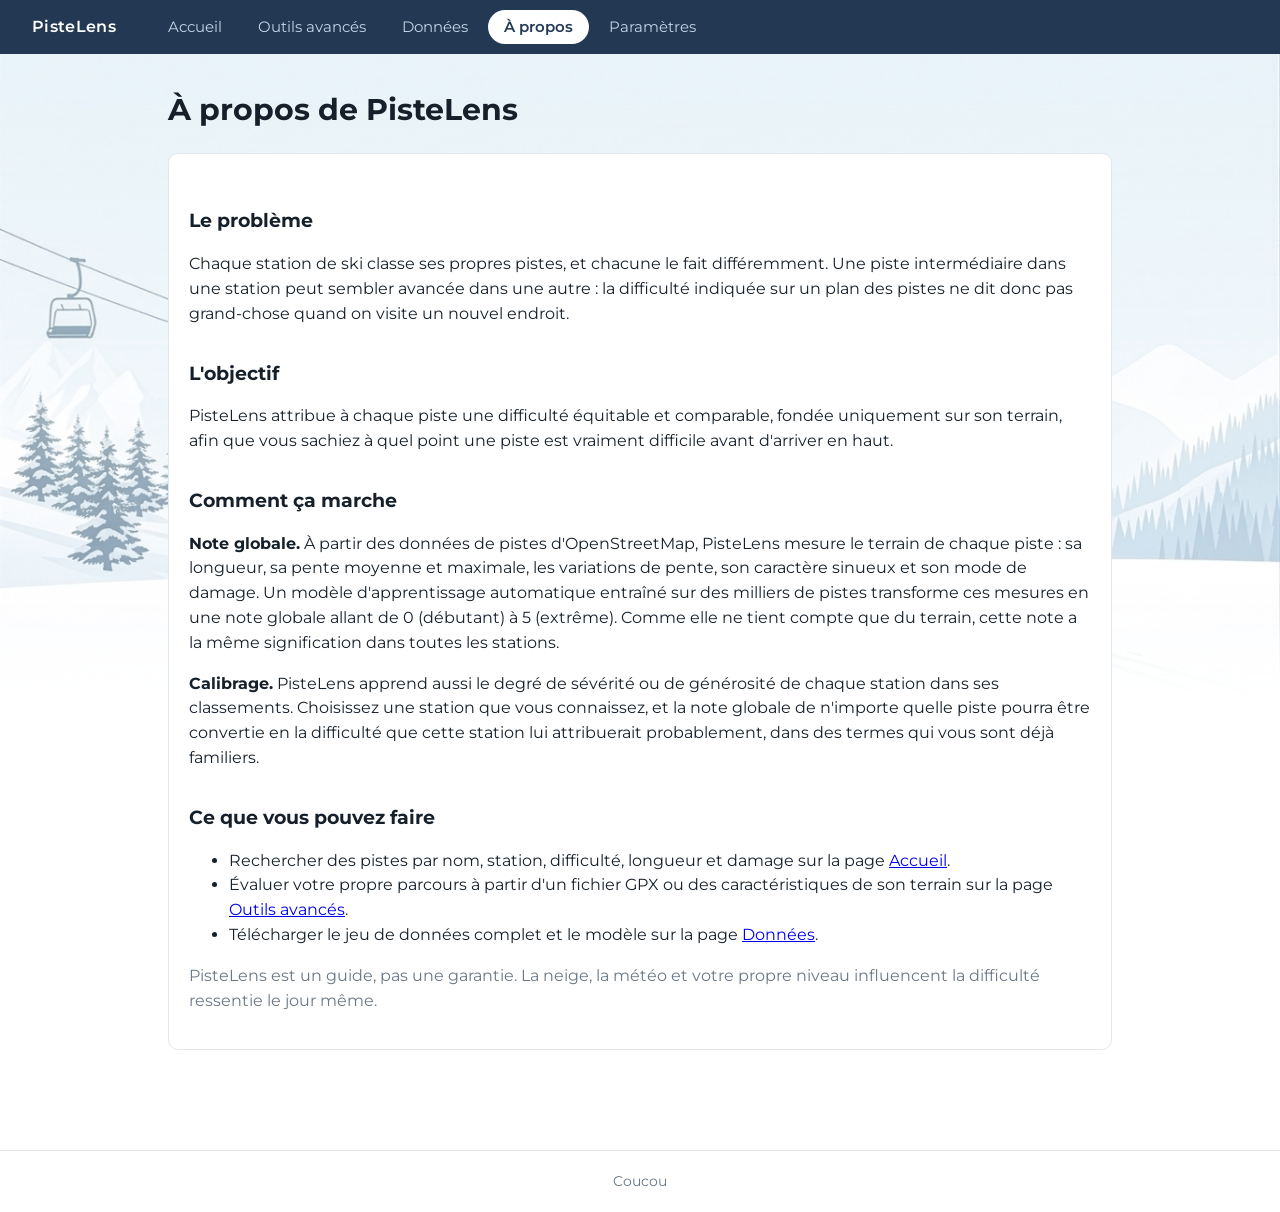
<file: frontend/about-fr.html>
<!DOCTYPE html>
<html lang="fr">
<head>
    <meta charset="utf-8">
    <title>PisteLens | À propos</title>
    <link rel="stylesheet" href="style.css">
</head>


<body>

<nav>
    <span class="brand">PisteLens</span>
    <a href="index-fr.html">Accueil</a>
    <a href="tools-fr.html">Outils avancés</a>
    <a href="data-fr.html">Données</a>
    <a class="active" href="about-fr.html">À propos</a>
    <a href="settings-fr.html">Paramètres</a>
</nav>

<main>
    <h1>À propos de PisteLens</h1>

    <div class="card">
        <h2>Le problème</h2>
        <p>Chaque station de ski classe ses propres pistes, et chacune le fait différemment. Une piste intermédiaire dans une station peut sembler
            avancée dans une autre : la difficulté indiquée sur un plan des pistes ne dit donc pas grand-chose quand on visite un nouvel endroit.</p>

        <h2>L'objectif</h2>
        <p>PisteLens attribue à chaque piste une difficulté équitable et comparable, fondée uniquement sur son terrain, afin que vous sachiez
            à quel point une piste est vraiment difficile avant d'arriver en haut.</p>

        <h2>Comment ça marche</h2>
        <p><b>Note globale.</b> À partir des données de pistes d'OpenStreetMap, PisteLens mesure le terrain de chaque piste : sa longueur, sa
        pente moyenne et maximale, les variations de pente, son caractère sinueux et son mode de damage. Un modèle d'apprentissage automatique
        entraîné sur des milliers de pistes transforme ces mesures en une note globale allant de 0 (débutant) à 5 (extrême). Comme elle ne tient
        compte que du terrain, cette note a la même signification dans toutes les stations.</p>

        <p><b>Calibrage.</b> PisteLens apprend aussi le degré de sévérité ou de générosité de chaque station dans ses classements. Choisissez une
        station que vous connaissez, et la note globale de n'importe quelle piste pourra être convertie en la difficulté que cette station lui
        attribuerait probablement, dans des termes qui vous sont déjà familiers.</p>

        <h2>Ce que vous pouvez faire</h2>
        <ul>
            <li>Rechercher des pistes par nom, station, difficulté, longueur et damage sur la page <a href="index-fr.html">Accueil</a>.</li>
            <li>Évaluer votre propre parcours à partir d'un fichier GPX ou des caractéristiques de son terrain sur la page <a href="tools-fr.html">Outils avancés</a>.</li>
            <li>Télécharger le jeu de données complet et le modèle sur la page <a href="data-fr.html">Données</a>.</li>
        </ul>

        <p class="softenifyes">PisteLens est un guide, pas une garantie. La neige, la météo et votre propre niveau influencent la difficulté ressentie le jour même.</p>
    </div>
</main>

<footer>
    Coucou
</footer>

</body>
</html>
</file>
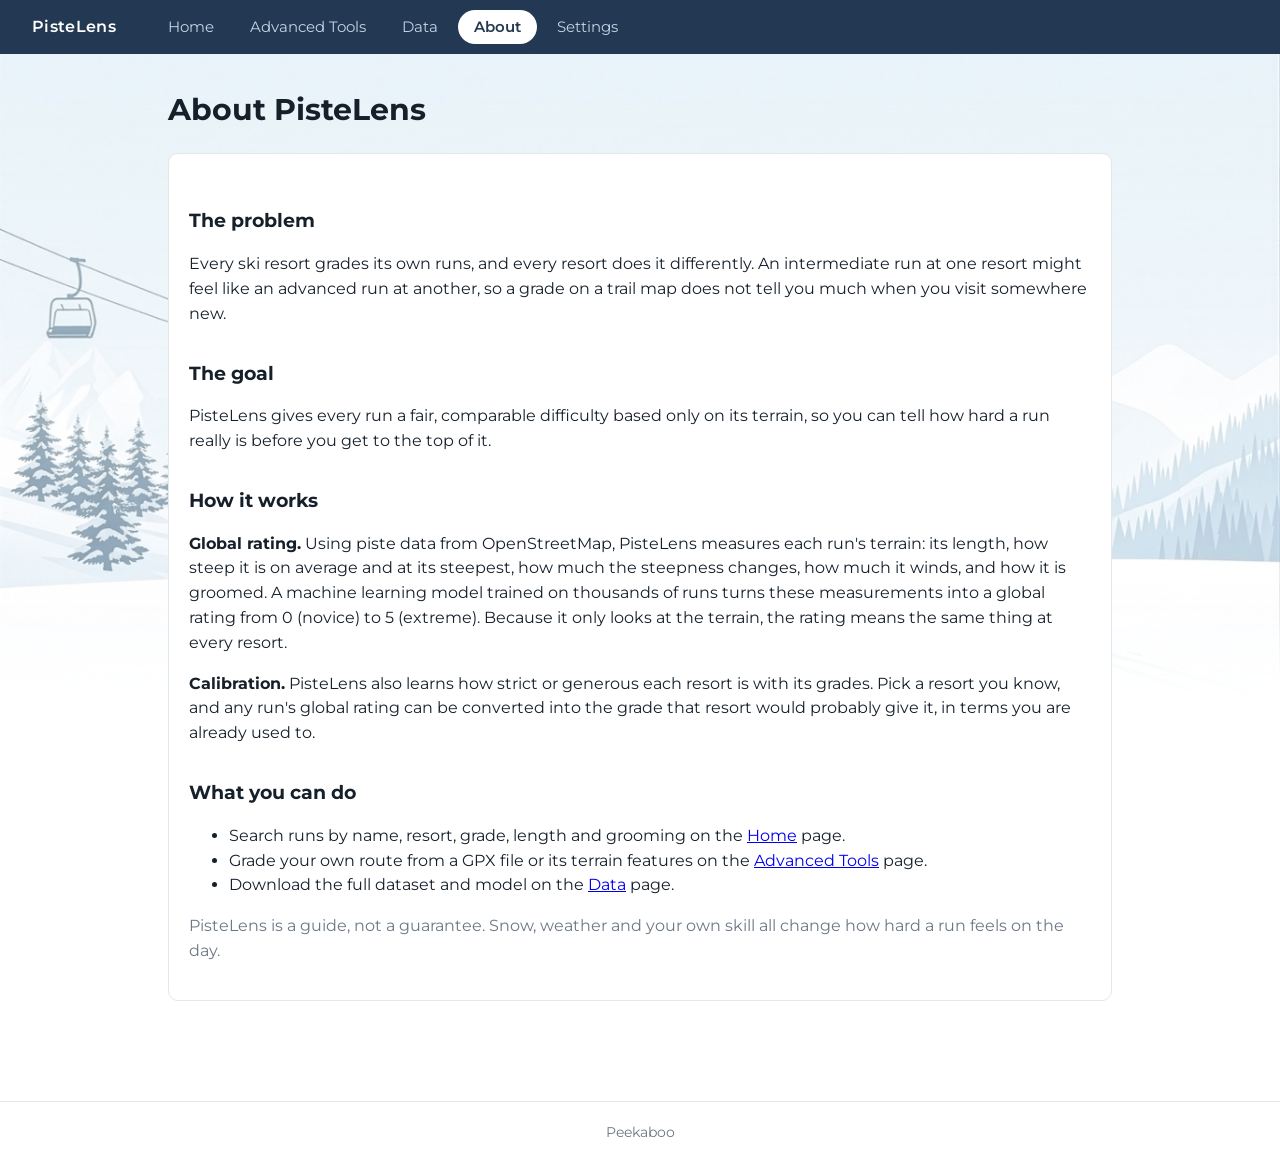
<file: frontend/about.html>
<!DOCTYPE html>
<html lang="en">
<head>
    <meta charset="utf-8">
    <title>PisteLens | About</title>
    <link rel="stylesheet" href="style.css">
</head>


<body>

<nav>
    <span class="brand">PisteLens</span>
    <a href="index.html">Home</a>
    <a href="tools.html">Advanced Tools</a>
    <a href="data.html">Data</a>
    <a class="active" href="about.html">About</a>
    <a href="settings.html">Settings</a>
</nav>

<main>
    <h1>About PisteLens</h1>

    <div class="card">
        <h2>The problem</h2>
        <p>Every ski resort grades its own runs, and every resort does it differently. An intermediate run at one resort might feel like an 
            advanced run at another, so a grade on a trail map does not tell you much when you visit somewhere new.</p>

        <h2>The goal</h2>
        <p>PisteLens gives every run a fair, comparable difficulty based only on its terrain, so you can tell how hard a run really is before 
            you get to the top of it.</p>

        <h2>How it works</h2>
        <p><b>Global rating.</b> Using piste data from OpenStreetMap, PisteLens measures each run's terrain: its length, how steep it is on 
        average and at its steepest, how much the steepness changes, how much it winds, and how it is groomed. A machine learning model trained 
        on thousands of runs turns these measurements into a global rating from 0 (novice) to 5 (extreme). Because it only looks at the terrain, 
        the rating means the same thing at every resort.</p>
        
        <p><b>Calibration.</b> PisteLens also learns how strict or generous each resort is with its grades. Pick a resort you know, and any 
        run's global rating can be converted into the grade that resort would probably give it, in terms you are already used to.</p>

        <h2>What you can do</h2>
        <ul>
            <li>Search runs by name, resort, grade, length and grooming on the <a href="index.html">Home</a> page.</li>
            <li>Grade your own route from a GPX file or its terrain features on the <a href="tools.html">Advanced Tools</a> page.</li>
            <li>Download the full dataset and model on the <a href="data.html">Data</a> page.</li>
        </ul>

        <p class="softenifyes">PisteLens is a guide, not a guarantee. Snow, weather and your own skill all change how hard a run feels on the day.</p>
    </div>
</main>

<footer>
    Peekaboo
</footer>

</body>
</html>
</file>
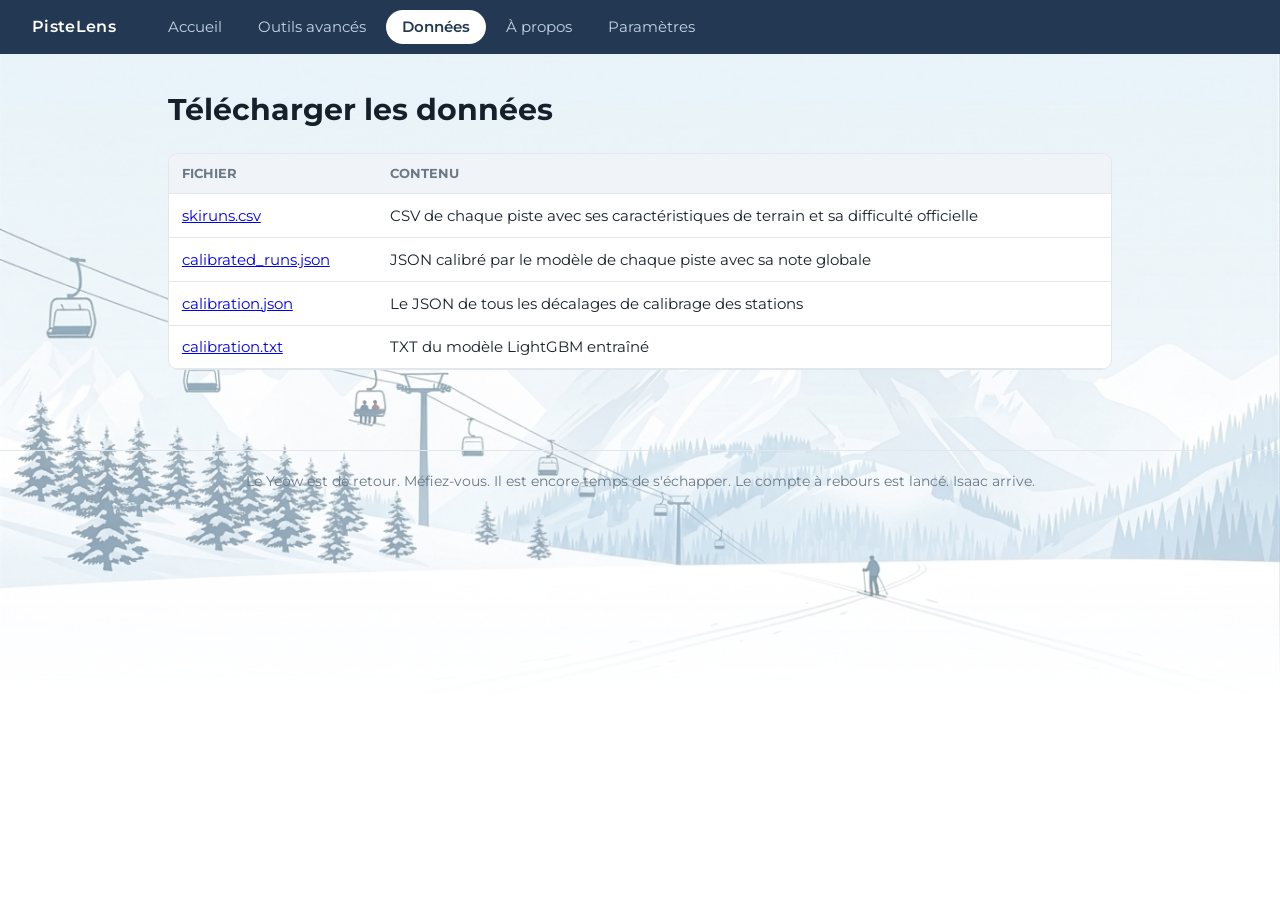
<file: frontend/data-fr.html>
<!DOCTYPE html>
<html lang="fr">
<head>
    <meta charset="utf-8">
    <title>PisteLens | Données</title>
    <link rel="stylesheet" href="style.css">
</head>


<body>

<nav>
    <span class="brand">PisteLens</span>
    <a href="index-fr.html">Accueil</a>
    <a href="tools-fr.html">Outils avancés</a>
    <a class="active" href="data-fr.html">Données</a>
    <a href="about-fr.html">À propos</a>
    <a href="settings-fr.html">Paramètres</a>
</nav>

<main>
    <h1>Télécharger les données</h1>

    <div class="tableee">
    <table>
        <thead>

            <tr>
                <th>Fichier</th>
                <th>Contenu</th>
            </tr>
        </thead>
        <tbody>
            <tr>
                <td><a href="/download/skiruns.csv">skiruns.csv</a></td>
                <td>CSV de chaque piste avec ses caractéristiques de terrain et sa difficulté officielle</td>
            </tr>
            <tr>
                <td><a href="/download/calibrated_runs.json">calibrated_runs.json</a></td>
                <td>JSON calibré par le modèle de chaque piste avec sa note globale</td>
            </tr>

            <tr>
                <td><a href="/download/calibration.json">calibration.json</a></td>
                <td>Le JSON de tous les décalages de calibrage des stations</td>
            </tr>
            <tr>
                <td><a href="/download/calibration.txt">calibration.txt</a></td>
                <td>TXT du modèle LightGBM entraîné</td>
            </tr>
        </tbody>
    </table>

    </div>
</main>




<footer>
    Le Yeow est de retour. Méfiez-vous. Il est encore temps de s'échapper. Le compte à rebours est lancé. Isaac arrive.
</footer>

</body>
</html>
</file>
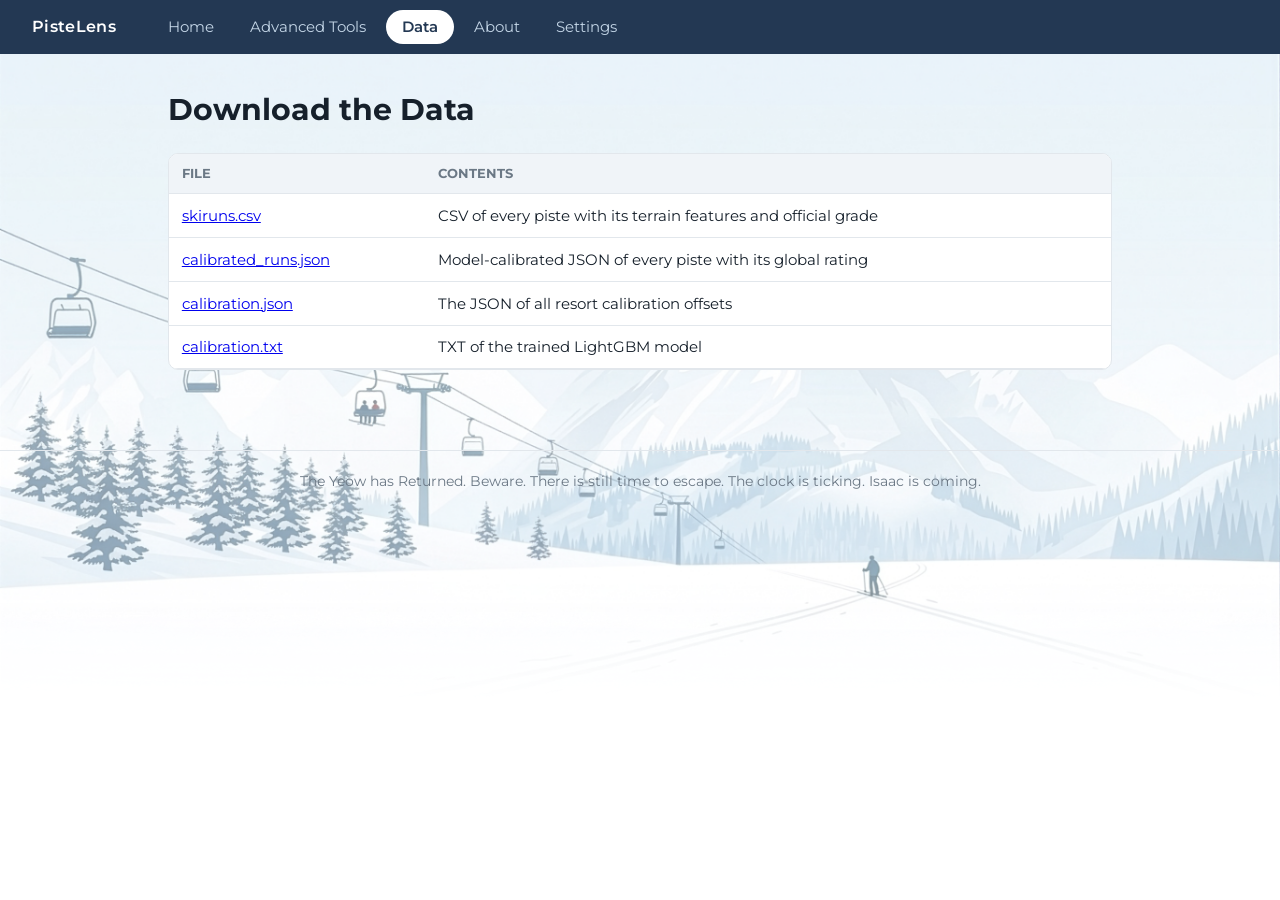
<file: frontend/data.html>
<!DOCTYPE html>
<html lang="en">
<head>
    <meta charset="utf-8">
    <title>PisteLens | Data</title>
    <link rel="stylesheet" href="style.css">
</head>


<body>

<nav>
    <span class="brand">PisteLens</span>
    <a href="index.html">Home</a>
    <a href="tools.html">Advanced Tools</a>
    <a class="active" href="data.html">Data</a>
    <a href="about.html">About</a>
    <a href="settings.html">Settings</a>
</nav>

<main>
    <h1>Download the Data</h1>

    <div class="tableee">
    <table>
        <thead>

            <tr>
                <th>File</th>
                <th>Contents</th>
            </tr>
        </thead>
        <tbody>
            <tr>
                <td><a href="/download/skiruns.csv">skiruns.csv</a></td>
                <td>CSV of every piste with its terrain features and official grade</td>
            </tr>
            <tr>
                <td><a href="/download/calibrated_runs.json">calibrated_runs.json</a></td>
                <td>Model-calibrated JSON of every piste with its global rating</td>
            </tr>

            <tr>
                <td><a href="/download/calibration.json">calibration.json</a></td>
                <td>The JSON of all resort calibration offsets</td>
            </tr>
            <tr>
                <td><a href="/download/calibration.txt">calibration.txt</a></td>
                <td>TXT of the trained LightGBM model</td>
            </tr>
        </tbody>
    </table>

    </div>
</main>




<footer>
    The Yeow has Returned. Beware. There is still time to escape. The clock is ticking. Isaac is coming.
</footer>

</body>
</html>
</file>
<file: frontend/style.css>
/* A LOT OF THE CSS USED WAS COPIED DIRECTLY FROM MY YEAR 9 PROJECT TO SAVE TIME */

@import url('https://fonts.googleapis.com/css2?family=Montserrat:ital,wght@0,100..900;1,100..900&display=swap');
@import url('https://fonts.googleapis.com/css2?family=Happy+Monkey&display=swap');

:root {
    --main: #16202b;
    --softenifyes: #6b7885;
    --line: #e2e7ec;
    --bg: url("bgyes.png");
    --thingy: #ffffff;
    --brand: #233853;
    --accent: #2f7fd1;
    --radius: 10px;
}

* {
    box-sizing: border-box;
}

.isaac {
    text-decoration: none;
    color: #000000;
}

body {
    font-family: "Montserrat", sans-serif;
    line-height: 1.55;
    color: var(--main);
    background: var(--bg);
    background-size: 100% auto;
    background-repeat: no-repeat;
    margin: 0;
}

nav {
    display: flex;
    align-items: center;
    gap: 0.25rem;
    flex-wrap: wrap;
    background: var(--brand);
    padding: 0.6rem 2rem;
}

nav .brand {
    color: #ffffff;
    font-weight: 600;
    letter-spacing: 0.02rem;
    margin-right: 2rem;
}

nav a {
    color: #c3d5e6;
    text-decoration: none;
    padding: 0.35rem 1rem;
    border-radius: 999px;
    font-size: 0.95rem;
}

nav a.hover {
    color: #ffffff;
    background-color: rgba(255, 255, 255, 0.1);
}

nav a.active {
    color: var(--brand);
    background: #ffffff;
    font-weight: 600;
}

.yes {
    width: 10rem;
    align-items: center;
    gap: 0.25rem;
    background: var(--accent);
    color: #ffffff;
    text-decoration: none;
    padding: 0.35rem 1rem;
    border-radius: 999px;
    font-size: 0.95rem;
}

.yesactive {
    width: 10rem;
    align-items: center;
    gap: 0.25rem;
    background: #61b0f0;
    padding: 0.35rem 1rem;
    color: #ffffff;
    font-weight: 600;
    text-decoration: none;
    border-radius: 999px;
}

main {
    max-width: 62rem;
    margin: 0 auto;
    padding: 2rem 1.5rem 3rem;
}

h1 {
    margin-top: 0;
    font-size: 1.9rem;
}

h2 {
    font-size: 1.2rem;
    margin-top: 2rem;
}

.underneath_thing {
    color: var(--softenifyes);
    font-size: 1.05rem;
    max-width: 46rem;
}

.hero {
    text-align: center;
    margin-bottom: 1.5rem;
}

.hero h1 {
    font-size: 2.2rem;
}

.hero .underneath_thing {
    margin-left: auto;
    margin-right: auto;
}

.card {
    background: var(--thingy);
    border: 1px solid var(--line);
    border-radius: var(--radius);
    padding: 1.25rem;
    margin-bottom: 1.25rem;
}

.searchbar {
    display: flex;
    align-items: center;
    gap: 0.5rem;
    background: var(--thingy);
    border: 1px solid var(--line);
    border-radius: 999px;
    padding: 0.35rem 0.35rem 0.35rem 1.1rem;
    max-width: 40rem;
    margin: 0 auto;
}

.searchbar:focus-within {
    border-color: var(--accent);
}

.searchbar input[type="search"] {
    flex: 1;
    border: none;
    outline: none;
    background: none;
    padding: 0.5rem 0;
    min-width: 0;
}

button {
    cursor: pointer;
    border-radius: 999px;
    border: 1px solid var(--line);
    background: #ffffff;
    color: var(--main);
    padding: 0.45rem 1rem;
}

button:hover {
    border-color: var(--accent);
    color: var(--accent);
}

button.primary {
    background: var(--accent);
    border-color: var(--accent);
    color: #ffffff;
}

button.primary:hover {
    background: #2a6fb8;
    color: #ffffff;
}

.filters {
    max-width: 40rem;
    margin: 0.75rem auto 0;
}

.filtergrid {
    display: flex;
    flex-wrap: wrap;
    gap: 1rem;
}

.filtergrid label {
    margin-top: 0;
    font-size: 0.85rem;
    color: var(--softenifyes);
}

.filtergrid input {
    display: block;
    min-width: 0;
    width: 9rem;
}
.filtergrid select {
    display: block;
    min-width: 0;
    width: 9rem;
}

.range {
    display: flex;
    align-items: center;
    gap: 0.4rem;
}

.range input {
    width: 4.5rem;
}

label {
    display: block;
    margin-top: 0.85rem;
    font-size: 0.9rem;
}

input {
    padding: 0.45rem 0.6rem;
    border: 1px solid ar(--line);
    border-radius: 8px;
    background: #ffffff;
    color: var(--main);
    min-width: 14rem;
}
select {
    padding: 0.45rem 0.6rem;
    border: 1px solid ar(--line);
    border-radius: 8px;
    background: #ffffff;
    color: var(--main);
    min-width: 14rem;
}


input:focus {
    outline: 2px solid rgba(67, 130, 210, 0.35);
    border-color: var(--accent);
}

fieldset {
    border: 1px solid var(--line);
    border-radius: var(--radius);
    background: var(--thingy);
    margin: 0 0 1.25rem;
    padding: 0.5rem 1.25rem 1.25rem;
}

legend {
    font-weight: 600;
    font-size: 0.9rem;
    padding: 0 0.4rem;
}

.tableee {
    overflow-x: auto;
    background: var(--thingy);
    border: 1px solid var(--line);
    border-radius: var(--radius);
}

table {
    border-collapse: collapse;
    width: 100%;
    font-size: 0.95rem;
}

th {
    padding: 0.6rem 0.8rem;
    text-align: left;
    border-bottom: 1px solid var(--line);
    background: #f0f4f8;
    font-size: 0.8rem;
    text-transform: uppercase;
    color: var(--softenifyes);
}
td {
    padding: 0.6rem 0.8rem;
    text-align: left;
    border-bottom: 1px solid var(--line);
}

/* i searched up how to do the following using Google Gemini */
tdbody tr:last-child td {
    border-bottom: none;
}
tdbody tr:hover td {
    background: #f9fbfd;
}
/* up until here */


.diff {
    display: inline-block;
    padding: 0.1rem 0.55rem;
    border-radius: 999px;
    font-size: 0.8rem;
    background: #eef2f6;
    color: var(--softenifyes);
}

.diff.novice, .diff.easy { background: #e4f1e6; color: #2c6b3b; }
.diff.intermediate { background: #e3eefa; color: #1f5c96; }
.diff.advanced, .diff.expert { background: #fdeaea; color: #a33232; }
.diff.extreme { background: #2b2b2b; color: #fff; }


.softenifyes {
    color: var(--softenifyes);
}
.count{
    color: var(--softenifyes);
    font-size: 1rem;
    margin: 1.25rem 0 0.5rem;
}

footer {
    border-top: 1px solid var(--line);
    margin-top: 2rem;
    padding: 1.25rem 1.5rem;
    color: var(--softenifyes);
    font-size: 0.85rem;
    text-align: center;
}
.back {
  color: var(--muted);
  text-decoration: none;
  font-size: 0.9rem;
}

.back:hover {
  color: var(--accent);
}

.gg {
  display: flex;
  flex-wrap: wrap;
  gap: 1.25rem;
}

.gg .card {
  flex: 1 1 16rem;
  margin-bottom: 0;
}

.gg select {
  min-width: 0;
  width: 100%;
}

.gl {
  font-size: 0.8rem;
  text-transform: uppercase;
  letter-spacing: 0.04em;
  color: var(--muted);
}

.gv {
  font-size: 2.6rem;
  font-weight: 700;
  line-height: 1.2;
  margin: 0.25rem 0;
}

.map {
  height: 24rem;
  border: 1px solid var(--line);
  border-radius: var(--radius);
}
</file>
